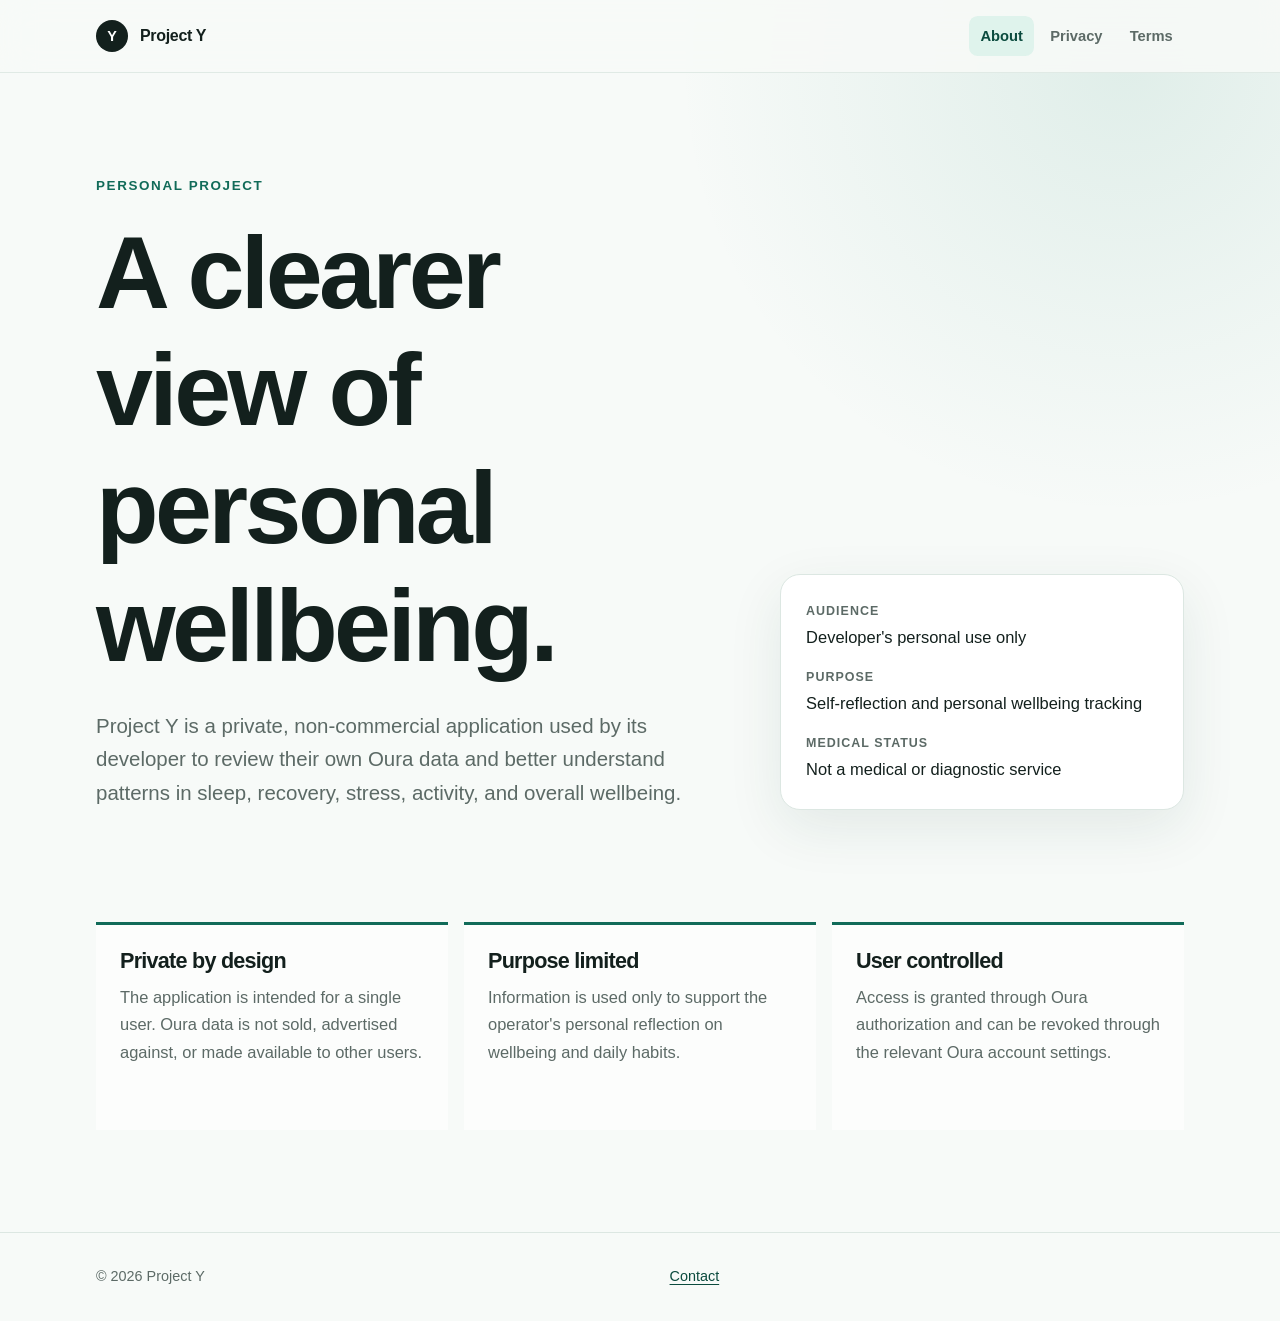
<file: index.html>
<!doctype html>
<html lang="en">
<head>
  <meta charset="utf-8">
  <meta name="viewport" content="width=device-width, initial-scale=1">
  <meta name="description" content="Project Y is a private, non-commercial personal wellbeing tracking project.">
  <title>Project Y — Personal Wellbeing Tracker</title>
  <link rel="icon" type="image/svg+xml" href="data:image/svg+xml,%3Csvg xmlns='http://www.w3.org/2000/svg' viewBox='0 0 64 64'%3E%3Crect width='64' height='64' rx='32' fill='%2313201d'/%3E%3Cpath d='M18 17h9l6 11 6-11h8L37 36v11h-8V36z' fill='white'/%3E%3C/svg%3E">
  <link rel="stylesheet" href="styles.css">
</head>
<body>
  <header class="site-header">
    <div class="header-inner">
      <a class="brand" href="index.html" aria-label="Project Y home">
        <span class="brand-mark" aria-hidden="true">Y</span>
        <span>Project Y</span>
      </a>
      <nav aria-label="Primary navigation">
        <a href="index.html" aria-current="page">About</a>
        <a href="privacy.html">Privacy</a>
        <a href="terms.html">Terms</a>
      </nav>
    </div>
  </header>

  <main class="page">
    <section class="hero" aria-labelledby="page-title">
      <div>
        <p class="eyebrow">Personal project</p>
        <h1 id="page-title">A clearer view of personal wellbeing.</h1>
        <p class="lead">Project Y is a private, non-commercial application used by its developer to review their own Oura data and better understand patterns in sleep, recovery, stress, activity, and overall wellbeing.</p>
      </div>
      <aside class="summary-card" aria-label="Project summary">
        <p><span class="label">Audience</span>Developer's personal use only</p>
        <p><span class="label">Purpose</span>Self-reflection and personal wellbeing tracking</p>
        <p><span class="label">Medical status</span>Not a medical or diagnostic service</p>
      </aside>
    </section>

    <section class="principles" aria-label="Project principles">
      <article class="principle">
        <h2>Private by design</h2>
        <p>The application is intended for a single user. Oura data is not sold, advertised against, or made available to other users.</p>
      </article>
      <article class="principle">
        <h2>Purpose limited</h2>
        <p>Information is used only to support the operator's personal reflection on wellbeing and daily habits.</p>
      </article>
      <article class="principle">
        <h2>User controlled</h2>
        <p>Access is granted through Oura authorization and can be revoked through the relevant Oura account settings.</p>
      </article>
    </section>
  </main>

  <footer class="site-footer">
    <div class="footer-inner">
      <p>© 2026 Project Y</p>
      <p><a href="mailto:johan.ypya@gmail.com">Contact</a><p>
    </div>
  </footer>
</body>
</html>
</file>
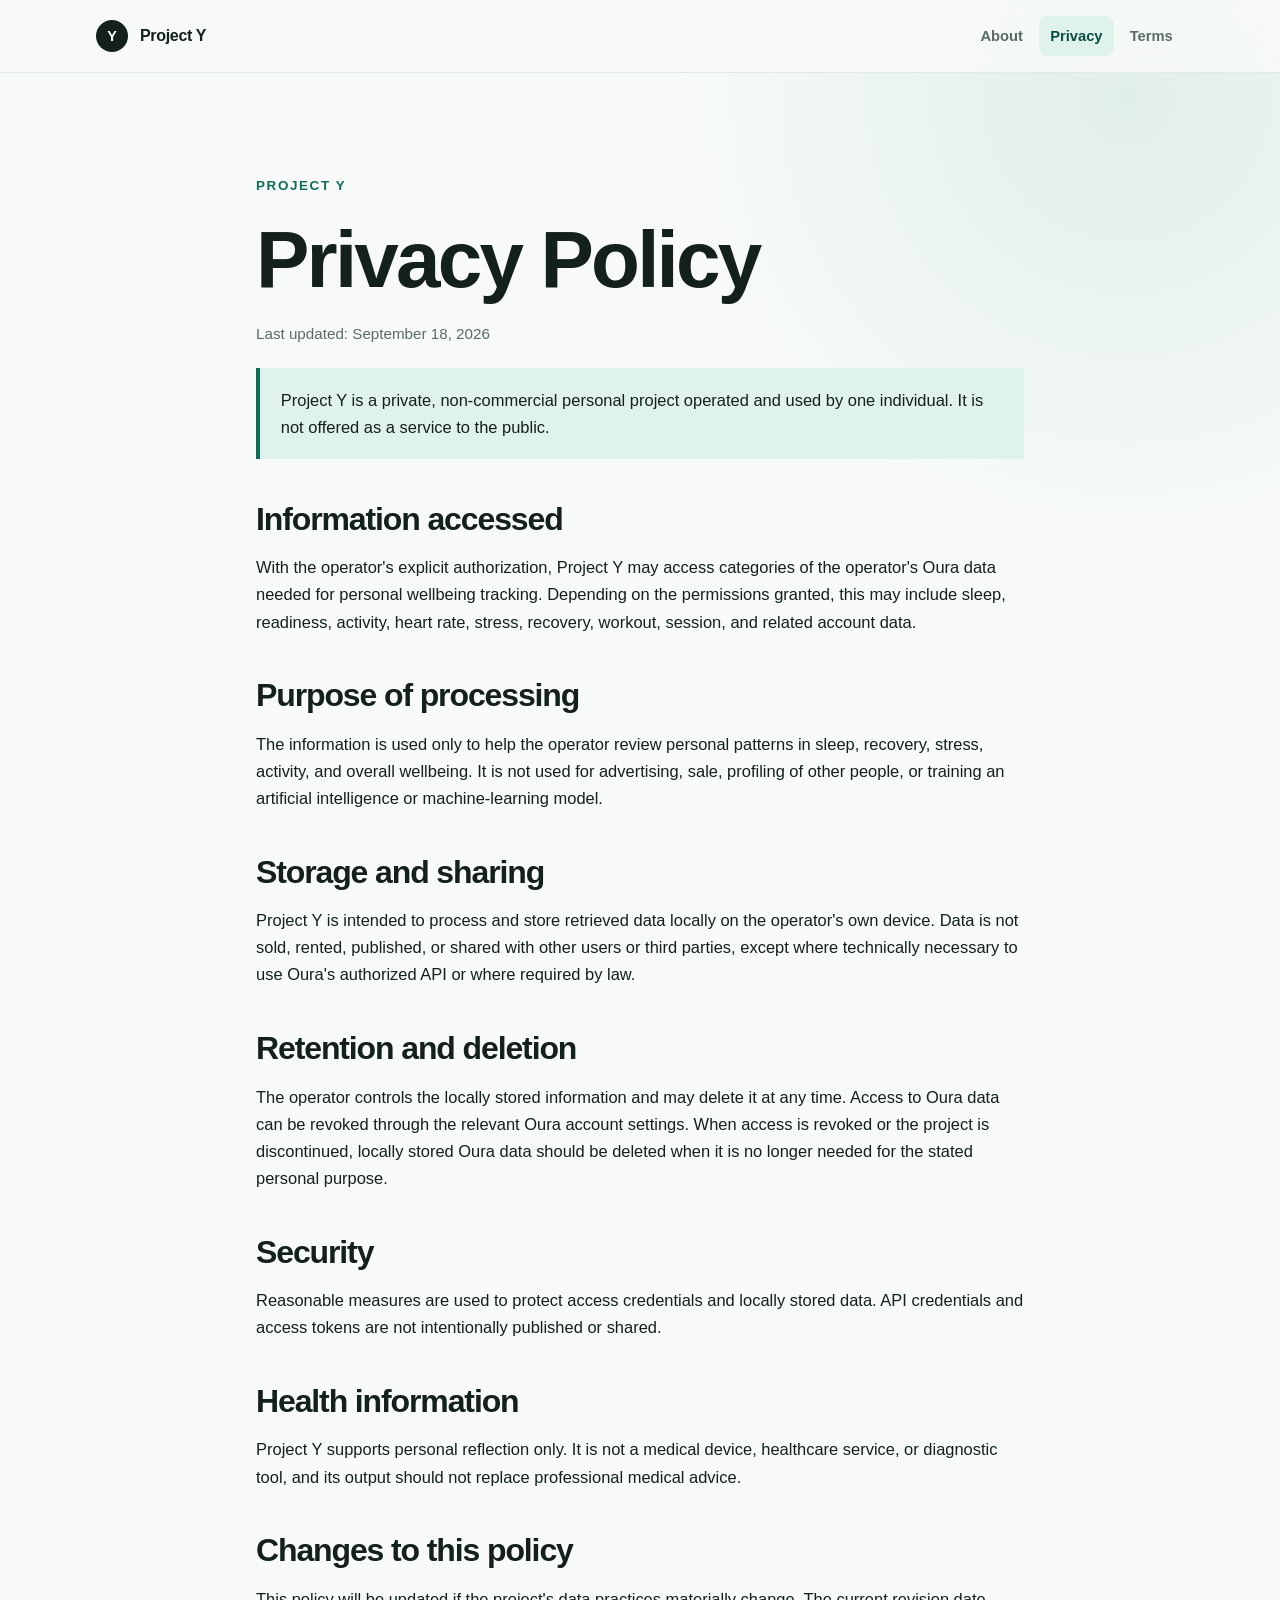
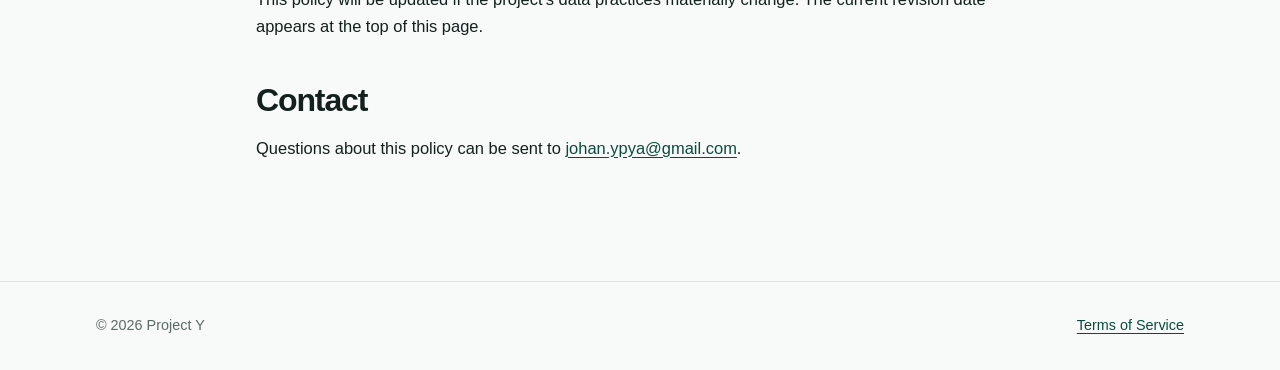
<file: privacy.html>
<!doctype html>
<html lang="en">
<head>
  <meta charset="utf-8">
  <meta name="viewport" content="width=device-width, initial-scale=1">
  <meta name="description" content="Privacy Policy for Project Y.">
  <title>Privacy Policy — Project Y</title>
  <link rel="icon" type="image/svg+xml" href="data:image/svg+xml,%3Csvg xmlns='http://www.w3.org/2000/svg' viewBox='0 0 64 64'%3E%3Crect width='64' height='64' rx='32' fill='%2313201d'/%3E%3Cpath d='M18 17h9l6 11 6-11h8L37 36v11h-8V36z' fill='white'/%3E%3C/svg%3E">
  <link rel="stylesheet" href="styles.css">
</head>
<body>
  <header class="site-header">
    <div class="header-inner">
      <a class="brand" href="index.html" aria-label="Project Y home">
        <span class="brand-mark" aria-hidden="true">Y</span>
        <span>Project Y</span>
      </a>
      <nav aria-label="Primary navigation">
        <a href="index.html">About</a>
        <a href="privacy.html" aria-current="page">Privacy</a>
        <a href="terms.html">Terms</a>
      </nav>
    </div>
  </header>

  <main class="page legal">
    <p class="eyebrow">Project Y</p>
    <h1>Privacy Policy</h1>
    <p class="updated">Last updated: September 18, 2026</p>
    <p class="intro">Project Y is a private, non-commercial personal project operated and used by one individual. It is not offered as a service to the public.</p>

    <h2>Information accessed</h2>
    <p>With the operator's explicit authorization, Project Y may access categories of the operator's Oura data needed for personal wellbeing tracking. Depending on the permissions granted, this may include sleep, readiness, activity, heart rate, stress, recovery, workout, session, and related account data.</p>

    <h2>Purpose of processing</h2>
    <p>The information is used only to help the operator review personal patterns in sleep, recovery, stress, activity, and overall wellbeing. It is not used for advertising, sale, profiling of other people, or training an artificial intelligence or machine-learning model.</p>

    <h2>Storage and sharing</h2>
    <p>Project Y is intended to process and store retrieved data locally on the operator's own device. Data is not sold, rented, published, or shared with other users or third parties, except where technically necessary to use Oura's authorized API or where required by law.</p>

    <h2>Retention and deletion</h2>
    <p>The operator controls the locally stored information and may delete it at any time. Access to Oura data can be revoked through the relevant Oura account settings. When access is revoked or the project is discontinued, locally stored Oura data should be deleted when it is no longer needed for the stated personal purpose.</p>

    <h2>Security</h2>
    <p>Reasonable measures are used to protect access credentials and locally stored data. API credentials and access tokens are not intentionally published or shared.</p>

    <h2>Health information</h2>
    <p>Project Y supports personal reflection only. It is not a medical device, healthcare service, or diagnostic tool, and its output should not replace professional medical advice.</p>

    <h2>Changes to this policy</h2>
    <p>This policy will be updated if the project's data practices materially change. The current revision date appears at the top of this page.</p>

    <h2>Contact</h2>
    <p>Questions about this policy can be sent to <a href="mailto:johan.ypya@gmail.com">johan.ypya@gmail.com</a>.</p>
  </main>

  <footer class="site-footer">
    <div class="footer-inner">
      <p>© 2026 Project Y</p>
      <p><a href="terms.html">Terms of Service</a></p>
    </div>
  </footer>
</body>
</html>
</file>
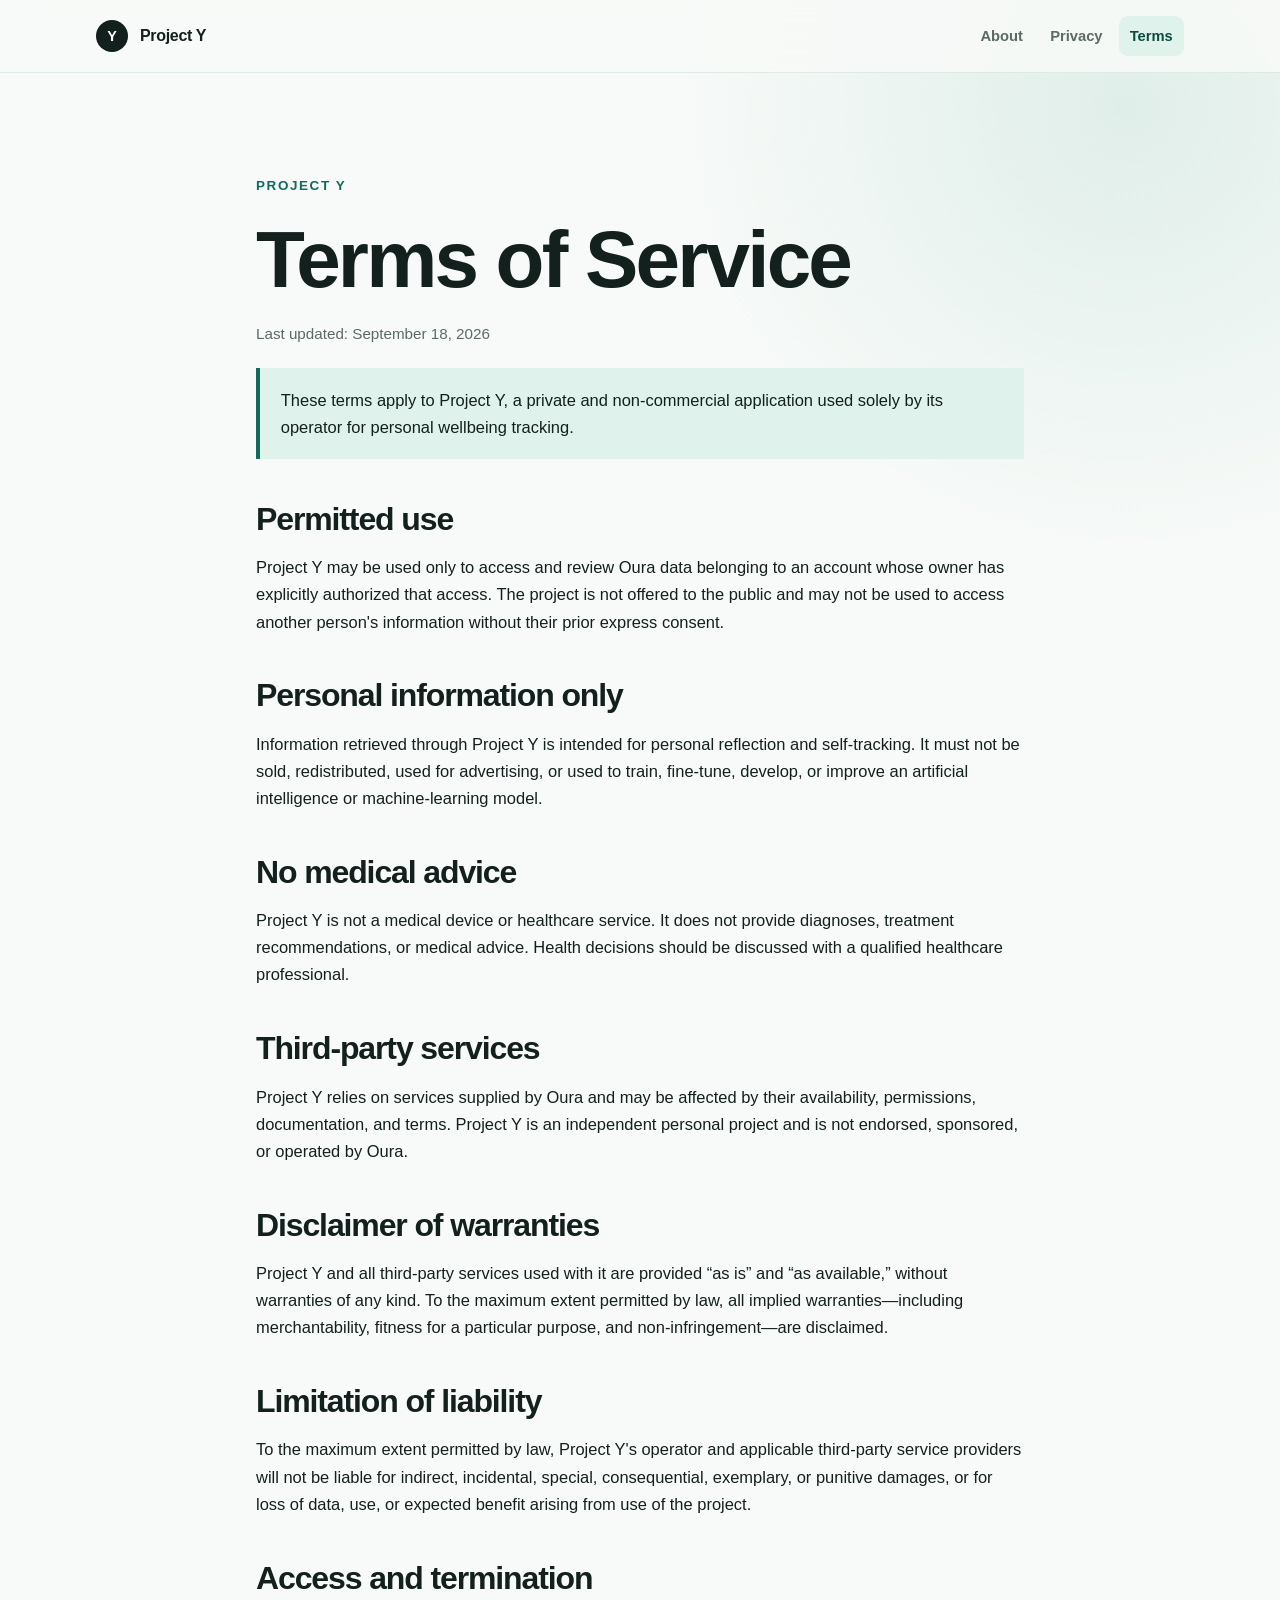
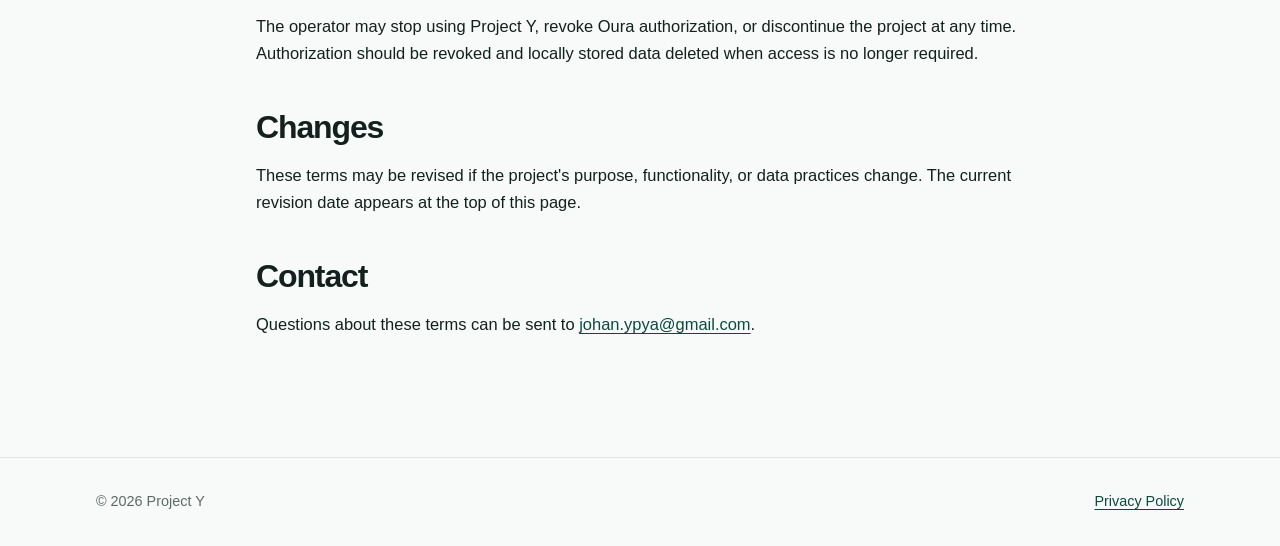
<file: terms.html>
<!doctype html>
<html lang="en">
<head>
  <meta charset="utf-8">
  <meta name="viewport" content="width=device-width, initial-scale=1">
  <meta name="description" content="Terms of Service for Project Y.">
  <title>Terms of Service — Project Y</title>
  <link rel="icon" type="image/svg+xml" href="data:image/svg+xml,%3Csvg xmlns='http://www.w3.org/2000/svg' viewBox='0 0 64 64'%3E%3Crect width='64' height='64' rx='32' fill='%2313201d'/%3E%3Cpath d='M18 17h9l6 11 6-11h8L37 36v11h-8V36z' fill='white'/%3E%3C/svg%3E">
  <link rel="stylesheet" href="styles.css">
</head>
<body>
  <header class="site-header">
    <div class="header-inner">
      <a class="brand" href="index.html" aria-label="Project Y home">
        <span class="brand-mark" aria-hidden="true">Y</span>
        <span>Project Y</span>
      </a>
      <nav aria-label="Primary navigation">
        <a href="index.html">About</a>
        <a href="privacy.html">Privacy</a>
        <a href="terms.html" aria-current="page">Terms</a>
      </nav>
    </div>
  </header>

  <main class="page legal">
    <p class="eyebrow">Project Y</p>
    <h1>Terms of Service</h1>
    <p class="updated">Last updated: September 18, 2026</p>
    <p class="intro">These terms apply to Project Y, a private and non-commercial application used solely by its operator for personal wellbeing tracking.</p>

    <h2>Permitted use</h2>
    <p>Project Y may be used only to access and review Oura data belonging to an account whose owner has explicitly authorized that access. The project is not offered to the public and may not be used to access another person's information without their prior express consent.</p>

    <h2>Personal information only</h2>
    <p>Information retrieved through Project Y is intended for personal reflection and self-tracking. It must not be sold, redistributed, used for advertising, or used to train, fine-tune, develop, or improve an artificial intelligence or machine-learning model.</p>

    <h2>No medical advice</h2>
    <p>Project Y is not a medical device or healthcare service. It does not provide diagnoses, treatment recommendations, or medical advice. Health decisions should be discussed with a qualified healthcare professional.</p>

    <h2>Third-party services</h2>
    <p>Project Y relies on services supplied by Oura and may be affected by their availability, permissions, documentation, and terms. Project Y is an independent personal project and is not endorsed, sponsored, or operated by Oura.</p>

    <h2>Disclaimer of warranties</h2>
    <p>Project Y and all third-party services used with it are provided “as is” and “as available,” without warranties of any kind. To the maximum extent permitted by law, all implied warranties—including merchantability, fitness for a particular purpose, and non-infringement—are disclaimed.</p>

    <h2>Limitation of liability</h2>
    <p>To the maximum extent permitted by law, Project Y's operator and applicable third-party service providers will not be liable for indirect, incidental, special, consequential, exemplary, or punitive damages, or for loss of data, use, or expected benefit arising from use of the project.</p>

    <h2>Access and termination</h2>
    <p>The operator may stop using Project Y, revoke Oura authorization, or discontinue the project at any time. Authorization should be revoked and locally stored data deleted when access is no longer required.</p>

    <h2>Changes</h2>
    <p>These terms may be revised if the project's purpose, functionality, or data practices change. The current revision date appears at the top of this page.</p>

    <h2>Contact</h2>
    <p>Questions about these terms can be sent to <a href="mailto:johan.ypya@gmail.com">johan.ypya@gmail.com</a>.</p>
  </main>

  <footer class="site-footer">
    <div class="footer-inner">
      <p>© 2026 Project Y</p>
      <p><a href="privacy.html">Privacy Policy</a></p>
    </div>
  </footer>
</body>
</html>
</file>
<file: styles.css>
:root {
  color-scheme: light;
  --ink: #13201d;
  --muted: #5c6a66;
  --paper: #f7faf8;
  --surface: #ffffff;
  --line: #dce7e2;
  --accent: #116b59;
  --accent-dark: #0b4b3e;
  --accent-soft: #dff3ec;
  --shadow: 0 18px 55px rgba(25, 63, 53, 0.09);
}

* {
  box-sizing: border-box;
}

html {
  font-size: 16px;
  scroll-behavior: smooth;
}

body {
  margin: 0;
  background:
    radial-gradient(circle at 88% 5%, rgba(56, 151, 126, 0.12), transparent 28rem),
    var(--paper);
  color: var(--ink);
  font-family: Inter, ui-sans-serif, -apple-system, BlinkMacSystemFont, "Segoe UI", sans-serif;
  line-height: 1.65;
}

a {
  color: var(--accent-dark);
  text-underline-offset: 0.18em;
}

a:hover {
  color: var(--accent);
}

.site-header {
  border-bottom: 1px solid rgba(220, 231, 226, 0.85);
  background: rgba(247, 250, 248, 0.88);
  backdrop-filter: blur(16px);
  position: sticky;
  top: 0;
  z-index: 10;
}

.header-inner,
.footer-inner,
.page {
  width: min(68rem, calc(100% - 2rem));
  margin-inline: auto;
}

.header-inner {
  min-height: 4.5rem;
  display: flex;
  align-items: center;
  justify-content: space-between;
  gap: 1.5rem;
}

.brand {
  display: inline-flex;
  align-items: center;
  gap: 0.75rem;
  color: var(--ink);
  font-weight: 760;
  letter-spacing: -0.02em;
  text-decoration: none;
}

.brand-mark {
  width: 2rem;
  height: 2rem;
  display: grid;
  place-items: center;
  border-radius: 50%;
  background: var(--ink);
  color: white;
  font-size: 0.9rem;
  line-height: 1;
}

nav {
  display: flex;
  flex-wrap: wrap;
  justify-content: flex-end;
  gap: 0.3rem;
}

nav a {
  padding: 0.5rem 0.7rem;
  border-radius: 0.55rem;
  color: var(--muted);
  font-size: 0.92rem;
  font-weight: 650;
  text-decoration: none;
}

nav a:hover,
nav a[aria-current="page"] {
  background: var(--accent-soft);
  color: var(--accent-dark);
}

.page {
  padding-block: clamp(3.5rem, 8vw, 7.5rem);
}

.hero {
  display: grid;
  grid-template-columns: minmax(0, 1.2fr) minmax(17rem, 0.8fr);
  align-items: end;
  gap: clamp(2rem, 6vw, 6rem);
}

.eyebrow {
  margin: 0 0 1rem;
  color: var(--accent);
  font-size: 0.84rem;
  font-weight: 800;
  letter-spacing: 0.12em;
  text-transform: uppercase;
}

h1,
h2,
h3 {
  line-height: 1.15;
  letter-spacing: -0.035em;
}

h1 {
  max-width: 13ch;
  margin: 0;
  font-size: clamp(3rem, 8vw, 6.5rem);
  font-weight: 760;
}

.legal h1 {
  max-width: 16ch;
  font-size: clamp(2.7rem, 7vw, 5rem);
}

h2 {
  margin: 2.6rem 0 0.8rem;
  font-size: clamp(1.45rem, 3vw, 2rem);
}

p,
li {
  font-size: 1.03rem;
}

.lead {
  max-width: 42rem;
  margin: 1.5rem 0 0;
  color: var(--muted);
  font-size: clamp(1.1rem, 2vw, 1.28rem);
}

.summary-card {
  padding: 1.6rem;
  border: 1px solid var(--line);
  border-radius: 1.25rem;
  background: var(--surface);
  box-shadow: var(--shadow);
}

.summary-card p {
  margin: 0;
}

.summary-card p + p {
  margin-top: 1rem;
}

.label {
  display: block;
  margin-bottom: 0.15rem;
  color: var(--muted);
  font-size: 0.78rem;
  font-weight: 800;
  letter-spacing: 0.08em;
  text-transform: uppercase;
}

.principles {
  display: grid;
  grid-template-columns: repeat(3, 1fr);
  gap: 1rem;
  margin-top: clamp(3.5rem, 9vw, 7rem);
}

.principle {
  min-height: 13rem;
  padding: 1.5rem;
  border-top: 3px solid var(--accent);
  background: rgba(255, 255, 255, 0.68);
}

.principle h2 {
  margin: 0 0 0.65rem;
  font-size: 1.35rem;
}

.principle p {
  margin: 0;
  color: var(--muted);
}

.legal {
  max-width: 48rem;
}

.legal .intro {
  margin: 1.4rem 0 2.5rem;
  padding: 1.15rem 1.3rem;
  border-left: 4px solid var(--accent);
  background: var(--accent-soft);
}

.legal ul {
  padding-left: 1.35rem;
}

.legal li + li {
  margin-top: 0.55rem;
}

.updated {
  color: var(--muted);
  font-size: 0.95rem;
}

.site-footer {
  border-top: 1px solid var(--line);
  color: var(--muted);
}

.footer-inner {
  padding-block: 2rem;
  display: flex;
  justify-content: space-between;
  gap: 1rem;
  font-size: 0.9rem;
}

.footer-inner p {
  margin: 0;
  font-size: inherit;
}

@media (max-width: 760px) {
  .header-inner {
    align-items: flex-start;
    flex-direction: column;
    padding-block: 0.85rem;
    gap: 0.55rem;
  }

  nav {
    justify-content: flex-start;
  }

  .hero,
  .principles {
    grid-template-columns: 1fr;
  }

  .summary-card {
    margin-top: 0.5rem;
  }

  .principle {
    min-height: auto;
  }

  .footer-inner {
    flex-direction: column;
  }
}

@media (prefers-reduced-motion: reduce) {
  html {
    scroll-behavior: auto;
  }
}
</file>
